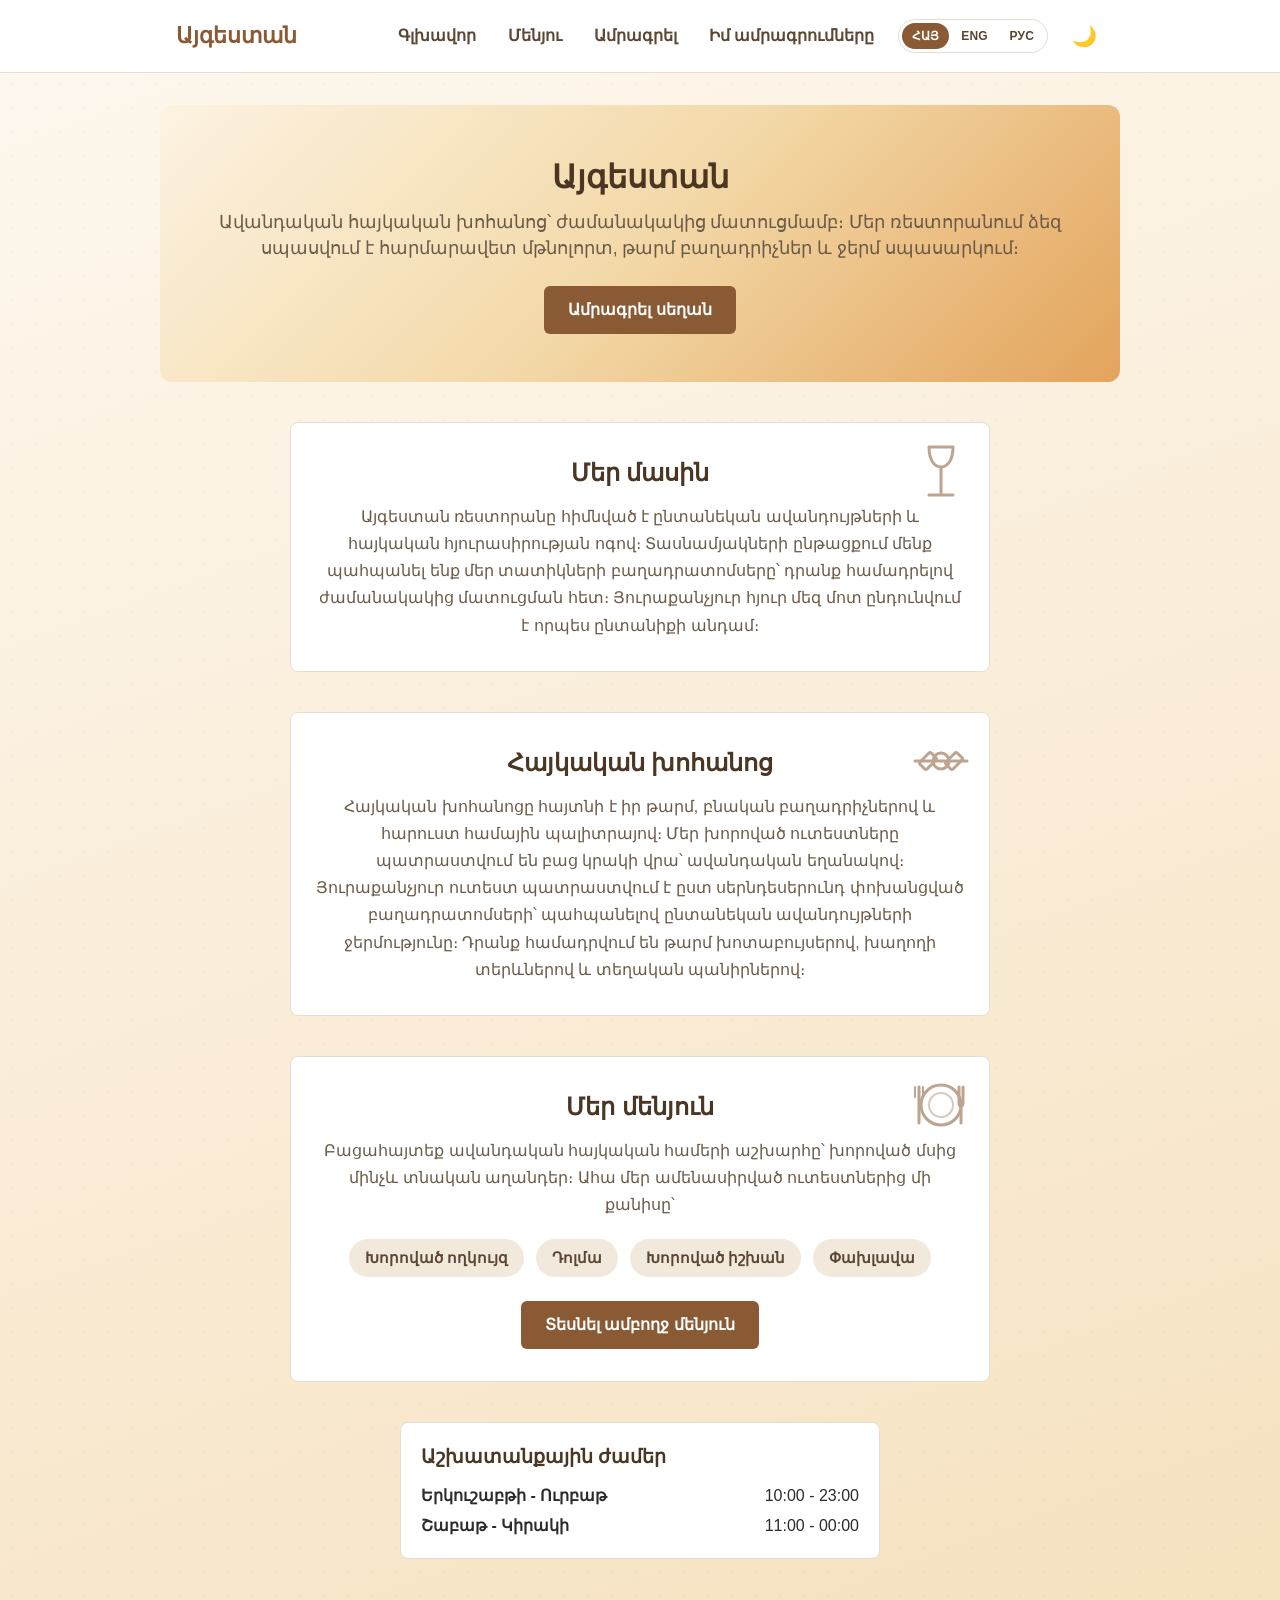
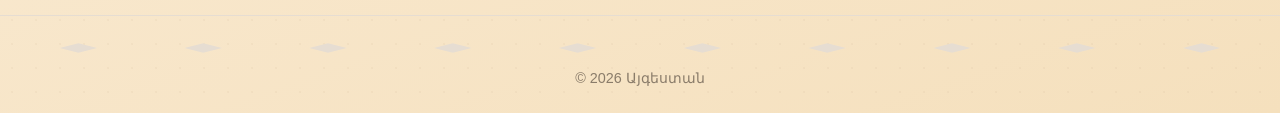
<file: index.html>
<!DOCTYPE html>
<html lang="hy">
<head>
  <meta charset="UTF-8">
  <meta name="viewport" content="width=device-width, initial-scale=1.0">
  <title data-i18n="home.pageTitle">Այգեստան | Ռեստորան</title>
  <meta name="description" content="Այգեստան ռեստորան՝ համեղ խոհանոց և հարմարավետ մթնոլորտ։ Ամրագրեք ձեր սեղանը հիմա։">
  <link rel="stylesheet" href="css/style.css">
</head>
<body>
  <script src="js/theme.js"></script>
  <script src="js/translations.js"></script>
  <script src="js/language.js"></script>
  <header class="site-header">
    <div class="container">
      <a href="index.html" class="logo">Այգեստան</a>
      <nav class="main-nav" data-i18n="nav.ariaLabel" data-i18n-attr="aria-label" aria-label="Հիմնական նավիգացիա">
        <ul>
          <li><a href="index.html" aria-current="page" data-i18n="nav.home">Գլխավոր</a></li>
          <li><a href="menu.html" data-i18n="nav.menu">Մենյու</a></li>
          <li><a href="booking.html" data-i18n="nav.booking">Ամրագրել</a></li>
          <li><a href="my-bookings.html" data-i18n="nav.myBookings">Իմ ամրագրումները</a></li>
          <li>
            <div class="lang-switch" role="group" data-i18n="lang.ariaLabel" data-i18n-attr="aria-label" aria-label="Ընտրել լեզուն">
              <button type="button" class="lang-btn" data-lang="hy">ՀԱՅ</button>
              <button type="button" class="lang-btn" data-lang="en">ENG</button>
              <button type="button" class="lang-btn" data-lang="ru">РУС</button>
            </div>
          </li>
          <li>
            <button id="theme-toggle" class="theme-toggle" type="button" data-i18n="theme.toggle" data-i18n-attr="aria-label" aria-label="Փոխարկել լուսավոր/մուգ ռեժիմը">
              <span class="theme-icon-light" aria-hidden="true">🌙</span>
              <span class="theme-icon-dark" aria-hidden="true">☀️</span>
            </button>
          </li>
        </ul>
      </nav>
    </div>
  </header>

  <main>
    <section class="hero container">
      <h1>Այգեստան</h1>
      <p data-i18n="home.heroText">
        Ավանդական հայկական խոհանոց՝ ժամանակակից մատուցմամբ։ Մեր ռեստորանում
        ձեզ սպասվում է հարմարավետ մթնոլորտ, թարմ բաղադրիչներ և ջերմ սպասարկում։
      </p>
      <a href="booking.html" class="btn" data-i18n="home.heroBtn">Ամրագրել սեղան</a>
    </section>

    <section class="about container">
      <svg class="deco-icon section-icon" viewBox="0 0 64 64" aria-hidden="true" focusable="false">
        <path d="M20 8 C20 22 26 28 32 28 C38 28 44 22 44 8 Z" fill="none" stroke="currentColor" stroke-width="3" stroke-linejoin="round"/>
        <line x1="32" y1="28" x2="32" y2="48" stroke="currentColor" stroke-width="3"/>
        <line x1="20" y1="56" x2="44" y2="56" stroke="currentColor" stroke-width="3" stroke-linecap="round"/>
        <line x1="32" y1="48" x2="32" y2="56" stroke="currentColor" stroke-width="3"/>
      </svg>
      <h2 data-i18n="home.aboutTitle">Մեր մասին</h2>
      <p data-i18n="home.aboutText">
        Այգեստան ռեստորանը հիմնված է ընտանեկան ավանդույթների և հայկական
        հյուրասիրության ոգով։ Տասնամյակների ընթացքում մենք պահպանել ենք մեր
        տատիկների բաղադրատոմսերը՝ դրանք համադրելով ժամանակակից մատուցման
        հետ։ Յուրաքանչյուր հյուր մեզ մոտ ընդունվում է որպես ընտանիքի անդամ։
      </p>
    </section>

    <section class="cuisine container">
      <svg class="deco-icon section-icon" viewBox="0 0 64 64" aria-hidden="true" focusable="false">
        <line x1="6" y1="32" x2="58" y2="32" stroke="currentColor" stroke-width="3" stroke-linecap="round"/>
        <rect x="14" y="24" width="10" height="16" rx="2" transform="rotate(45 19 32)" stroke="currentColor" stroke-width="3" fill="none"/>
        <circle cx="32" cy="32" r="8" stroke="currentColor" stroke-width="3" fill="none"/>
        <rect x="40" y="24" width="10" height="16" rx="2" transform="rotate(45 45 32)" stroke="currentColor" stroke-width="3" fill="none"/>
      </svg>
      <h2 data-i18n="home.cuisineTitle">Հայկական խոհանոց</h2>
      <p data-i18n="home.cuisineText">
        Հայկական խոհանոցը հայտնի է իր թարմ, բնական բաղադրիչներով և հարուստ
        համային պալիտրայով։ Մեր խորոված ուտեստները պատրաստվում են բաց կրակի
        վրա՝ ավանդական եղանակով։ Յուրաքանչյուր ուտեստ պատրաստվում է ըստ
        սերնդեսերունդ փոխանցված բաղադրատոմսերի՝ պահպանելով ընտանեկան
        ավանդույթների ջերմությունը։ Դրանք համադրվում են թարմ խոտաբույսերով,
        խաղողի տերևներով և տեղական պանիրներով։
      </p>
    </section>

    <section class="menu-teaser container">
      <svg class="deco-icon section-icon" viewBox="0 0 64 64" aria-hidden="true" focusable="false">
        <circle cx="32" cy="32" r="20" stroke="currentColor" stroke-width="3" fill="none"/>
        <circle cx="32" cy="32" r="12" stroke="currentColor" stroke-width="2" fill="none" opacity="0.6"/>
        <line x1="10" y1="14" x2="10" y2="50" stroke="currentColor" stroke-width="3" stroke-linecap="round"/>
        <line x1="6" y1="14" x2="6" y2="24" stroke="currentColor" stroke-width="2" stroke-linecap="round"/>
        <line x1="14" y1="14" x2="14" y2="24" stroke="currentColor" stroke-width="2" stroke-linecap="round"/>
        <path d="M54 14 L54 30 C54 34 50 34 50 30 L50 14" stroke="currentColor" stroke-width="3" fill="none" stroke-linecap="round" stroke-linejoin="round"/>
        <line x1="52" y1="30" x2="52" y2="50" stroke="currentColor" stroke-width="3" stroke-linecap="round"/>
      </svg>
      <h2 data-i18n="home.menuTeaserTitle">Մեր մենյուն</h2>
      <p data-i18n="home.menuTeaserText">
        Բացահայտեք ավանդական հայկական համերի աշխարհը՝ խորոված մսից մինչև
        տնական աղանդեր։ Ահա մեր ամենասիրված ուտեստներից մի քանիսը՝
      </p>
      <ul class="menu-highlight-list">
        <li data-i18n="home.dish1">Խորոված ողկույզ</li>
        <li data-i18n="home.dish2">Դոլմա</li>
        <li data-i18n="home.dish3">Խորոված իշխան</li>
        <li data-i18n="home.dish4">Փախլավա</li>
      </ul>
      <a href="menu.html" class="btn" data-i18n="home.menuTeaserBtn">Տեսնել ամբողջ մենյուն</a>
    </section>

    <section class="hours container">
      <h2 data-i18n="home.hoursTitle">Աշխատանքային ժամեր</h2>
      <dl id="working-hours">
        <!-- Ժամերը կլրացվեն js/services.js-ից -->
      </dl>
    </section>
  </main>

  <footer class="site-footer">
    <svg class="footer-divider" viewBox="0 0 400 20" preserveAspectRatio="none" aria-hidden="true" focusable="false">
      <defs>
        <pattern id="footer-pattern-index" width="40" height="20" patternUnits="userSpaceOnUse">
          <path d="M20 4 L26 10 L20 16 L14 10 Z" fill="currentColor"/>
        </pattern>
      </defs>
      <rect width="400" height="20" fill="url(#footer-pattern-index)"/>
    </svg>
    <p data-i18n="footer.copyright">&copy; 2026 Այգեստան</p>
  </footer>

  <script src="js/services.js"></script>
  <script>
    const hoursList = document.getElementById("working-hours");

    function renderWorkingHours() {
      hoursList.innerHTML = "";
      const labels = [t("home.hoursWeekdays"), t("home.hoursWeekend")];
      restaurantInfo.workingHours.forEach(({ hours }, index) => {
        const row = document.createElement("div");
        row.className = "hours-row";
        row.innerHTML = `<dt>${labels[index]}</dt><dd>${hours}</dd>`;
        hoursList.appendChild(row);
      });
    }

    renderWorkingHours();
    document.addEventListener("languagechange", renderWorkingHours);
  </script>
</body>
</html>
</file>
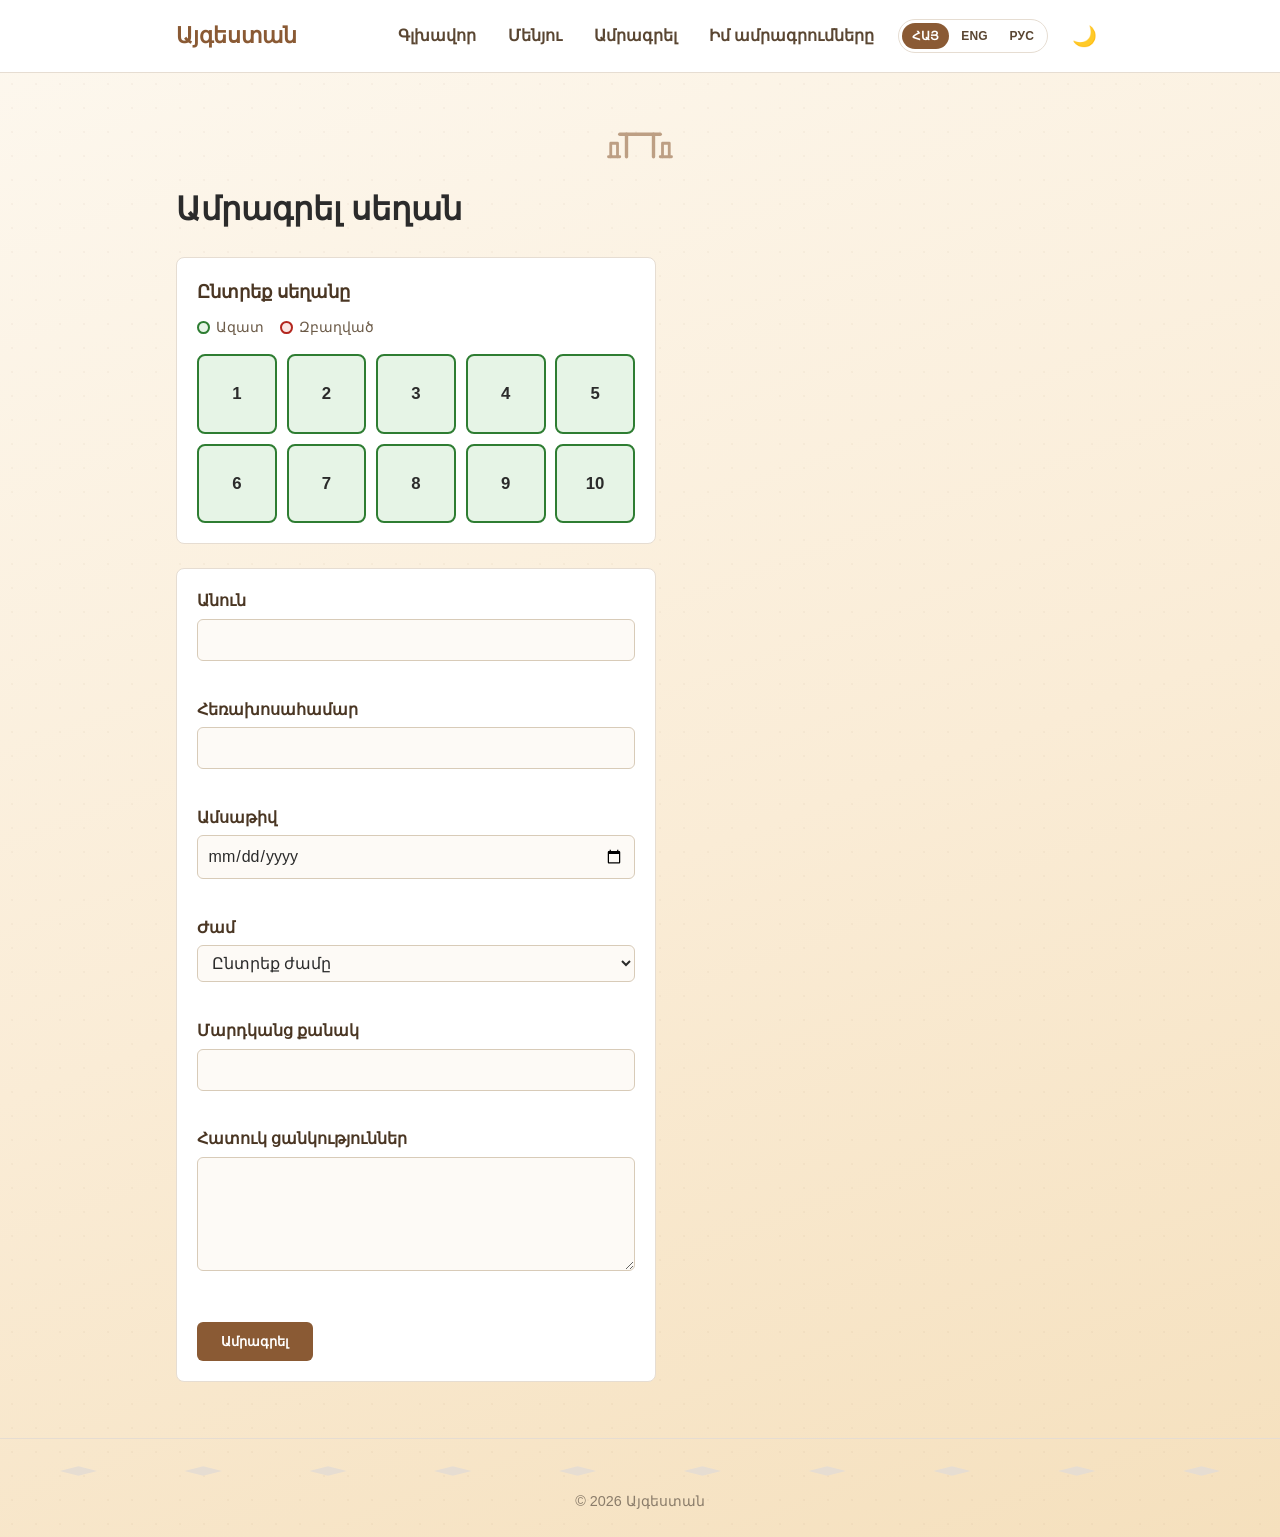
<file: booking.html>
<!DOCTYPE html>
<html lang="hy">
<head>
  <meta charset="UTF-8">
  <meta name="viewport" content="width=device-width, initial-scale=1.0">
  <title data-i18n="booking.pageTitle">Ամրագրել սեղան</title>
  <link rel="stylesheet" href="css/style.css">
</head>
<body>
  <script src="js/theme.js"></script>
  <script src="js/translations.js"></script>
  <script src="js/language.js"></script>
  <header class="site-header">
    <div class="container">
      <a href="index.html" class="logo">Այգեստան</a>
      <nav class="main-nav" data-i18n="nav.ariaLabel" data-i18n-attr="aria-label" aria-label="Հիմնական նավիգացիա">
        <ul>
          <li><a href="index.html" data-i18n="nav.home">Գլխավոր</a></li>
          <li><a href="menu.html" data-i18n="nav.menu">Մենյու</a></li>
          <li><a href="booking.html" aria-current="page" data-i18n="nav.booking">Ամրագրել</a></li>
          <li><a href="my-bookings.html" data-i18n="nav.myBookings">Իմ ամրագրումները</a></li>
          <li>
            <div class="lang-switch" role="group" data-i18n="lang.ariaLabel" data-i18n-attr="aria-label" aria-label="Ընտրել լեզուն">
              <button type="button" class="lang-btn" data-lang="hy">ՀԱՅ</button>
              <button type="button" class="lang-btn" data-lang="en">ENG</button>
              <button type="button" class="lang-btn" data-lang="ru">РУС</button>
            </div>
          </li>
          <li>
            <button id="theme-toggle" class="theme-toggle" type="button" data-i18n="theme.toggle" data-i18n-attr="aria-label" aria-label="Փոխարկել լուսավոր/մուգ ռեժիմը">
              <span class="theme-icon-light" aria-hidden="true">🌙</span>
              <span class="theme-icon-dark" aria-hidden="true">☀️</span>
            </button>
          </li>
        </ul>
      </nav>
    </div>
  </header>

  <main class="container">
    <svg class="deco-icon page-icon" viewBox="0 0 64 64" aria-hidden="true" focusable="false">
      <line x1="14" y1="26" x2="50" y2="26" stroke="currentColor" stroke-width="3" stroke-linecap="round"/>
      <line x1="20" y1="26" x2="20" y2="46" stroke="currentColor" stroke-width="3" stroke-linecap="round"/>
      <line x1="44" y1="26" x2="44" y2="46" stroke="currentColor" stroke-width="3" stroke-linecap="round"/>
      <path d="M6 46 L6 34 L12 34 L12 46" fill="none" stroke="currentColor" stroke-width="2.5" stroke-linecap="round" stroke-linejoin="round"/>
      <path d="M58 46 L58 34 L52 34 L52 46" fill="none" stroke="currentColor" stroke-width="2.5" stroke-linecap="round" stroke-linejoin="round"/>
      <line x1="4" y1="46" x2="14" y2="46" stroke="currentColor" stroke-width="2.5" stroke-linecap="round"/>
      <line x1="50" y1="46" x2="60" y2="46" stroke="currentColor" stroke-width="2.5" stroke-linecap="round"/>
    </svg>
    <h1 data-i18n="booking.heading">Ամրագրել սեղան</h1>

    <section class="table-selection">
      <h2 data-i18n="booking.tableSelectionTitle">Ընտրեք սեղանը</h2>
      <div class="table-legend">
        <span class="legend-item"><span class="legend-dot legend-free"></span><span data-i18n="booking.legendFree">Ազատ</span></span>
        <span class="legend-item"><span class="legend-dot legend-taken"></span><span data-i18n="booking.legendTaken">Զբաղված</span></span>
      </div>
      <div id="table-grid" class="table-grid" role="group" data-i18n="booking.tableGridAriaLabel" data-i18n-attr="aria-label" aria-label="Սեղանների հատակագիծ"></div>
      <span class="field-error" id="table-error"></span>
    </section>

    <form id="booking-form" class="booking-form" novalidate>
      <input type="hidden" id="table" name="table" required>

      <div class="form-field">
        <label for="name" data-i18n="booking.labelName">Անուն</label>
        <input type="text" id="name" name="name" required>
        <span class="field-error" id="name-error"></span>
      </div>

      <div class="form-field">
        <label for="phone" data-i18n="booking.labelPhone">Հեռախոսահամար</label>
        <input type="tel" id="phone" name="phone" required>
        <span class="field-error" id="phone-error"></span>
      </div>

      <div class="form-field">
        <label for="date" data-i18n="booking.labelDate">Ամսաթիվ</label>
        <input type="date" id="date" name="date" required>
        <span class="field-error" id="date-error"></span>
      </div>

      <div class="form-field">
        <label for="time" data-i18n="booking.labelTime">Ժամ</label>
        <select id="time" name="time" required>
          <option value="" disabled selected data-i18n="booking.selectTimePlaceholder">Ընտրեք ժամը</option>
        </select>
        <span class="field-error" id="time-error"></span>
      </div>

      <div class="form-field">
        <label for="guests" data-i18n="booking.labelGuests">Մարդկանց քանակ</label>
        <input type="number" id="guests" name="guests" min="1" max="10" required>
        <span class="field-error" id="guests-error"></span>
      </div>

      <div class="form-field">
        <label for="notes" data-i18n="booking.labelNotes">Հատուկ ցանկություններ</label>
        <textarea id="notes" name="notes" rows="4"></textarea>
      </div>

      <p id="form-message" class="form-message" role="status" aria-live="polite"></p>

      <button type="submit" class="btn" data-i18n="booking.submit">Ամրագրել</button>
    </form>
  </main>

  <footer class="site-footer">
    <svg class="footer-divider" viewBox="0 0 400 20" preserveAspectRatio="none" aria-hidden="true" focusable="false">
      <defs>
        <pattern id="footer-pattern-booking" width="40" height="20" patternUnits="userSpaceOnUse">
          <path d="M20 4 L26 10 L20 16 L14 10 Z" fill="currentColor"/>
        </pattern>
      </defs>
      <rect width="400" height="20" fill="url(#footer-pattern-booking)"/>
    </svg>
    <p data-i18n="footer.copyright">&copy; 2026 Այգեստան</p>
  </footer>

  <script src="js/services.js"></script>
  <script src="js/booking.js"></script>
</body>
</html>
</file>
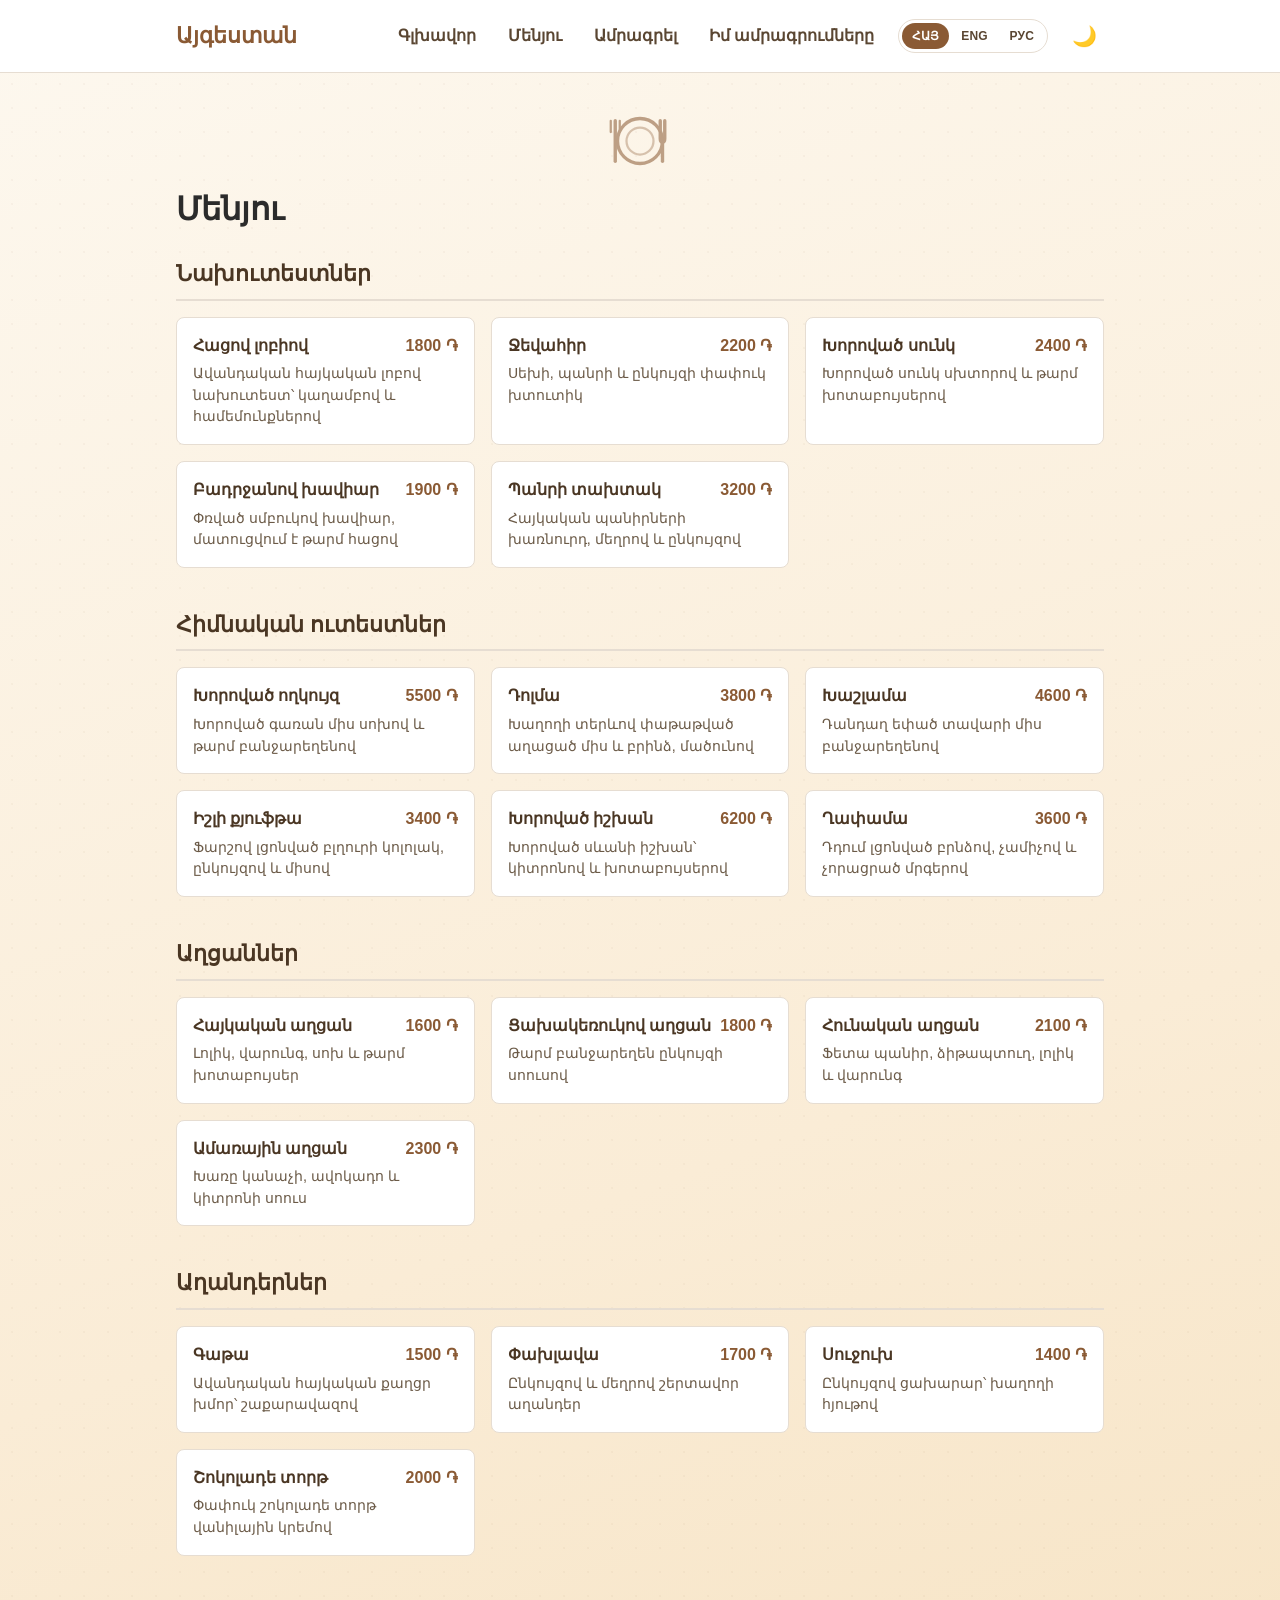
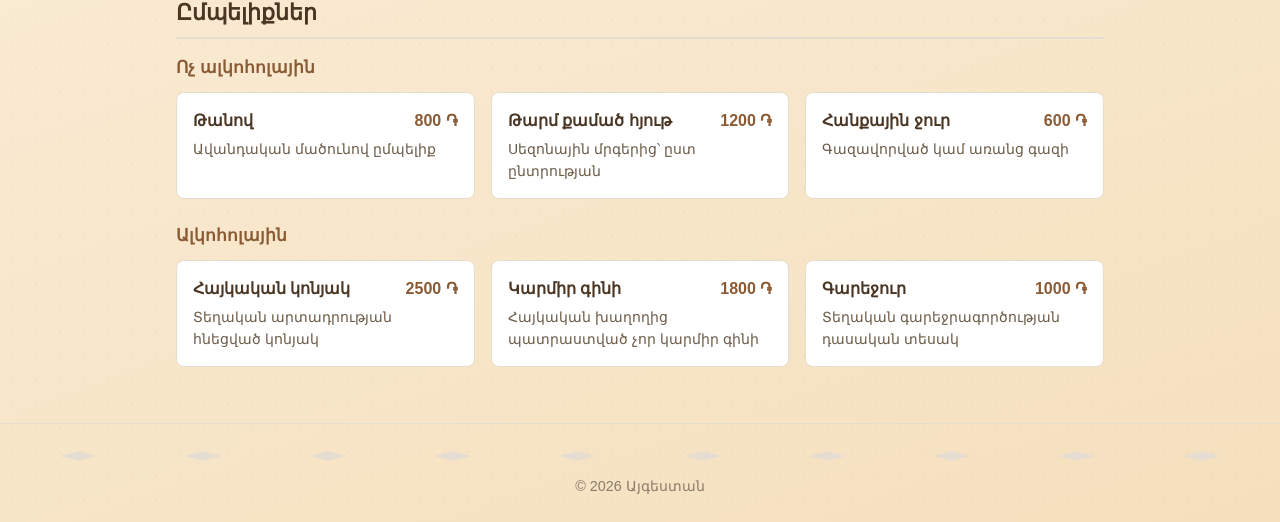
<file: menu.html>
<!DOCTYPE html>
<html lang="hy">
<head>
  <meta charset="UTF-8">
  <meta name="viewport" content="width=device-width, initial-scale=1.0">
  <title data-i18n="menu.pageTitle">Մենյու | Այգեստան</title>
  <link rel="stylesheet" href="css/style.css">
</head>
<body>
  <script src="js/theme.js"></script>
  <script src="js/translations.js"></script>
  <script src="js/language.js"></script>
  <header class="site-header">
    <div class="container">
      <a href="index.html" class="logo">Այգեստան</a>
      <nav class="main-nav" data-i18n="nav.ariaLabel" data-i18n-attr="aria-label" aria-label="Հիմնական նավիգացիա">
        <ul>
          <li><a href="index.html" data-i18n="nav.home">Գլխավոր</a></li>
          <li><a href="menu.html" aria-current="page" data-i18n="nav.menu">Մենյու</a></li>
          <li><a href="booking.html" data-i18n="nav.booking">Ամրագրել</a></li>
          <li><a href="my-bookings.html" data-i18n="nav.myBookings">Իմ ամրագրումները</a></li>
          <li>
            <div class="lang-switch" role="group" data-i18n="lang.ariaLabel" data-i18n-attr="aria-label" aria-label="Ընտրել լեզուն">
              <button type="button" class="lang-btn" data-lang="hy">ՀԱՅ</button>
              <button type="button" class="lang-btn" data-lang="en">ENG</button>
              <button type="button" class="lang-btn" data-lang="ru">РУС</button>
            </div>
          </li>
          <li>
            <button id="theme-toggle" class="theme-toggle" type="button" data-i18n="theme.toggle" data-i18n-attr="aria-label" aria-label="Փոխարկել լուսավոր/մուգ ռեժիմը">
              <span class="theme-icon-light" aria-hidden="true">🌙</span>
              <span class="theme-icon-dark" aria-hidden="true">☀️</span>
            </button>
          </li>
        </ul>
      </nav>
    </div>
  </header>

  <main class="container">
    <svg class="deco-icon page-icon" viewBox="0 0 64 64" aria-hidden="true" focusable="false">
      <circle cx="32" cy="32" r="20" stroke="currentColor" stroke-width="3" fill="none"/>
      <circle cx="32" cy="32" r="12" stroke="currentColor" stroke-width="2" fill="none" opacity="0.6"/>
      <line x1="10" y1="14" x2="10" y2="50" stroke="currentColor" stroke-width="3" stroke-linecap="round"/>
      <line x1="6" y1="14" x2="6" y2="24" stroke="currentColor" stroke-width="2" stroke-linecap="round"/>
      <line x1="14" y1="14" x2="14" y2="24" stroke="currentColor" stroke-width="2" stroke-linecap="round"/>
      <path d="M54 14 L54 30 C54 34 50 34 50 30 L50 14" stroke="currentColor" stroke-width="3" fill="none" stroke-linecap="round" stroke-linejoin="round"/>
      <line x1="52" y1="30" x2="52" y2="50" stroke="currentColor" stroke-width="3" stroke-linecap="round"/>
    </svg>
    <h1 data-i18n="menu.heading">Մենյու</h1>
    <div id="menu-list" class="menu-list"></div>
  </main>

  <footer class="site-footer">
    <svg class="footer-divider" viewBox="0 0 400 20" preserveAspectRatio="none" aria-hidden="true" focusable="false">
      <defs>
        <pattern id="footer-pattern-menu" width="40" height="20" patternUnits="userSpaceOnUse">
          <path d="M20 4 L26 10 L20 16 L14 10 Z" fill="currentColor"/>
        </pattern>
      </defs>
      <rect width="400" height="20" fill="url(#footer-pattern-menu)"/>
    </svg>
    <p data-i18n="footer.copyright">&copy; 2026 Այգեստան</p>
  </footer>

  <script src="js/menu.js"></script>
  <script>
    function renderMenuItem(item) {
      const lang = getLanguage();
      const li = document.createElement("li");
      li.className = "menu-item";
      li.innerHTML = `
        <div class="menu-item-body">
          <div class="menu-item-header">
            <span class="menu-item-name">${item.name[lang]}</span>
            <span class="menu-item-price">${item.price}</span>
          </div>
          <p class="menu-item-description">${item.description[lang]}</p>
        </div>
      `;
      return li;
    }

    function renderItemsList(items) {
      const ul = document.createElement("ul");
      ul.className = "menu-items";
      items.forEach((item) => {
        ul.appendChild(renderMenuItem(item));
      });
      return ul;
    }

    const menuList = document.getElementById("menu-list");

    function renderMenu() {
      menuList.innerHTML = "";

      menuData.forEach((category) => {
        const section = document.createElement("section");
        section.className = "menu-category";

        const title = document.createElement("h2");
        title.className = "menu-category-title";
        title.textContent = t(`menu.categories.${category.key}`);
        section.appendChild(title);

        if (category.items) {
          section.appendChild(renderItemsList(category.items));
        }

        if (category.subcategories) {
          category.subcategories.forEach((sub) => {
            const subWrapper = document.createElement("div");
            subWrapper.className = "menu-subcategory";

            const subTitle = document.createElement("h3");
            subTitle.className = "menu-subcategory-title";
            subTitle.textContent = t(`menu.subcategories.${sub.key}`);
            subWrapper.appendChild(subTitle);
            subWrapper.appendChild(renderItemsList(sub.items));

            section.appendChild(subWrapper);
          });
        }

        menuList.appendChild(section);
      });
    }

    renderMenu();
    document.addEventListener("languagechange", renderMenu);
  </script>
</body>
</html>
</file>
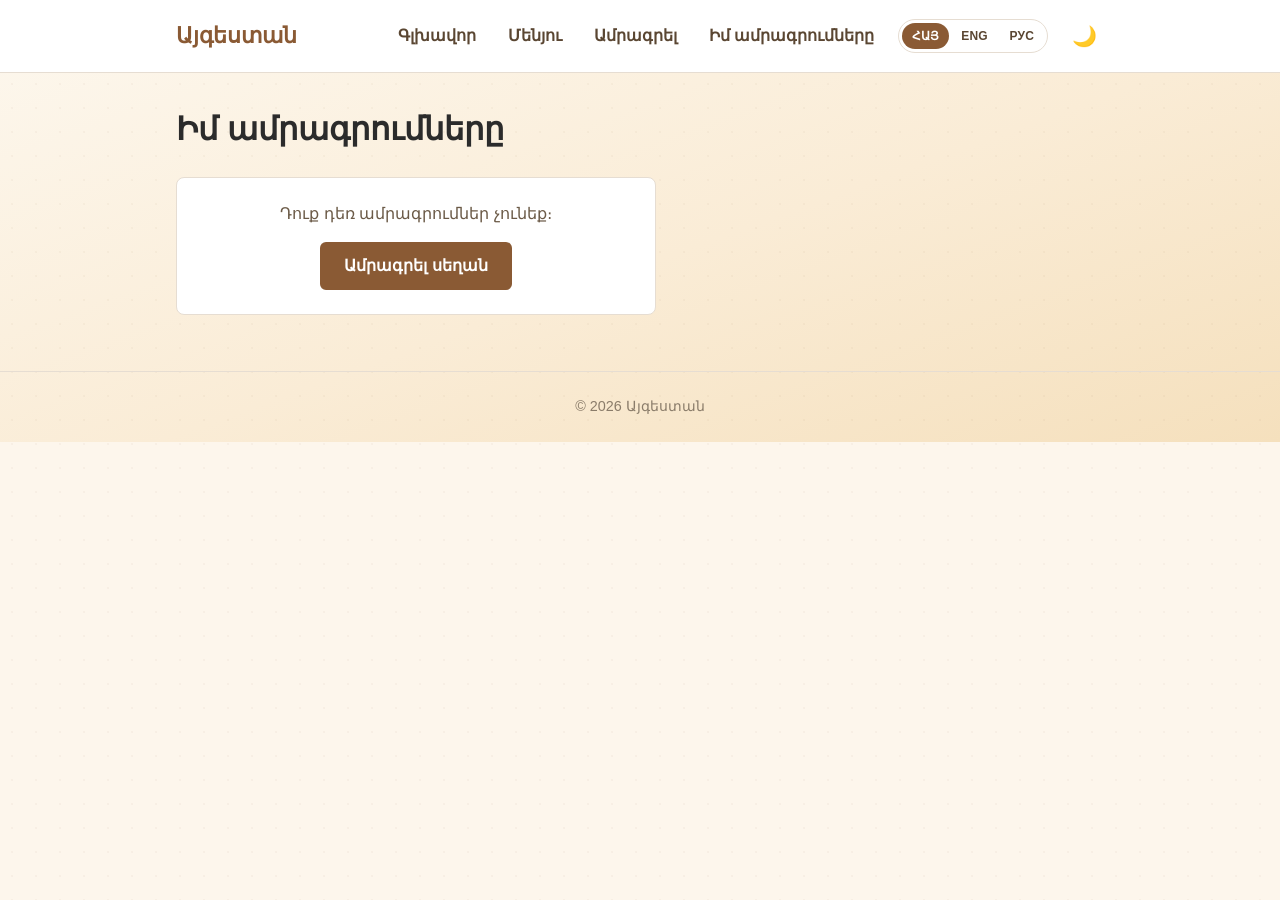
<file: my-bookings.html>
<!DOCTYPE html>
<html lang="hy">
<head>
  <meta charset="UTF-8">
  <meta name="viewport" content="width=device-width, initial-scale=1.0">
  <title data-i18n="myBookings.pageTitle">Իմ ամրագրումները</title>
  <link rel="stylesheet" href="css/style.css">
</head>
<body>
  <script src="js/theme.js"></script>
  <script src="js/translations.js"></script>
  <script src="js/language.js"></script>
  <header class="site-header">
    <div class="container">
      <a href="index.html" class="logo">Այգեստան</a>
      <nav class="main-nav" data-i18n="nav.ariaLabel" data-i18n-attr="aria-label" aria-label="Հիմնական նավիգացիա">
        <ul>
          <li><a href="index.html" data-i18n="nav.home">Գլխավոր</a></li>
          <li><a href="menu.html" data-i18n="nav.menu">Մենյու</a></li>
          <li><a href="booking.html" data-i18n="nav.booking">Ամրագրել</a></li>
          <li><a href="my-bookings.html" aria-current="page" data-i18n="nav.myBookings">Իմ ամրագրումները</a></li>
          <li>
            <div class="lang-switch" role="group" data-i18n="lang.ariaLabel" data-i18n-attr="aria-label" aria-label="Ընտրել լեզուն">
              <button type="button" class="lang-btn" data-lang="hy">ՀԱՅ</button>
              <button type="button" class="lang-btn" data-lang="en">ENG</button>
              <button type="button" class="lang-btn" data-lang="ru">РУС</button>
            </div>
          </li>
          <li>
            <button id="theme-toggle" class="theme-toggle" type="button" data-i18n="theme.toggle" data-i18n-attr="aria-label" aria-label="Փոխարկել լուսավոր/մուգ ռեժիմը">
              <span class="theme-icon-light" aria-hidden="true">🌙</span>
              <span class="theme-icon-dark" aria-hidden="true">☀️</span>
            </button>
          </li>
        </ul>
      </nav>
    </div>
  </header>

  <main class="container">
    <h1 data-i18n="myBookings.heading">Իմ ամրագրումները</h1>
    <div id="bookings-list" class="bookings-list"></div>
  </main>

  <footer class="site-footer">
    <p data-i18n="footer.copyright">&copy; 2026 Այգեստան</p>
  </footer>

  <script src="js/services.js"></script>
  <script src="js/my-bookings.js"></script>
</body>
</html>
</file>
<file: css/style.css>
/* Reset */
*,
*::before,
*::after {
  box-sizing: border-box;
  margin: 0;
  padding: 0;
}

html {
  -webkit-text-size-adjust: 100%;
}

/* Theme variables */
:root {
  --color-text: #2b2b2b;
  --color-text-secondary: #6b5a47;
  --color-heading: #4a3623;
  --color-brand-text: #8a5a34;
  --color-btn-bg: #8a5a34;
  --color-btn-bg-hover: #6f4728;
  --color-nav-text: #5a4632;
  --color-nav-hover-bg: #f2e9dd;
  --color-card-bg: #ffffff;
  --color-header-bg: #ffffff;
  --color-border: #e6ddd2;
  --color-input-bg: #fdfaf6;
  --color-input-border: #d8cbb8;
  --color-focus: #8a5a34;
  --color-error: #b3261e;
  --color-success: #2e7d32;
  --color-footer-text: #8a7c6a;
  --color-body-bg: #fdf6ec;
  --color-body-gradient-1: #fdf8ef;
  --color-body-gradient-2: #faecd6;
  --color-body-gradient-3: #f5e0bd;
  --color-body-pattern: rgba(138, 90, 52, 0.045);
  --color-hero-gradient-1: #fdf3e2;
  --color-hero-gradient-2: #f3d9a8;
  --color-hero-gradient-3: #e3a35c;
  --color-table-free-bg: #e6f4e6;
  --color-table-free-border: #2e7d32;
  --color-table-taken-bg: #fbe6e3;
  --color-table-taken-border: #b3261e;
}

.dark-mode {
  --color-text: #ede3d3;
  --color-text-secondary: #c9b696;
  --color-heading: #f0d9ae;
  --color-brand-text: #e3ac5c;
  --color-btn-bg: #9c6530;
  --color-btn-bg-hover: #7d5228;
  --color-nav-text: #ecd9b8;
  --color-nav-hover-bg: #3a2f22;
  --color-card-bg: #2a2119;
  --color-header-bg: #241c14;
  --color-border: #4a3d2c;
  --color-input-bg: #201811;
  --color-input-border: #5a4a35;
  --color-focus: #e3ac5c;
  --color-error: #f28b7d;
  --color-success: #81c784;
  --color-footer-text: #a89a85;
  --color-body-bg: #1c1610;
  --color-body-gradient-1: #1c1610;
  --color-body-gradient-2: #241c14;
  --color-body-gradient-3: #2c2117;
  --color-body-pattern: rgba(240, 217, 174, 0.05);
  --color-hero-gradient-1: #2a1f14;
  --color-hero-gradient-2: #4a3520;
  --color-hero-gradient-3: #7a5530;
  --color-table-free-bg: #1f3320;
  --color-table-free-border: #81c784;
  --color-table-taken-bg: #3a201d;
  --color-table-taken-border: #f28b7d;
}

body {
  font-family: -apple-system, BlinkMacSystemFont, "Segoe UI", Roboto, Arial, sans-serif;
  line-height: 1.5;
  color: var(--color-text);
  background-color: var(--color-body-bg);
  background-image:
    radial-gradient(var(--color-body-pattern) 1.5px, transparent 1.5px),
    linear-gradient(160deg, var(--color-body-gradient-1) 0%, var(--color-body-gradient-2) 55%, var(--color-body-gradient-3) 100%);
  background-size: 24px 24px, 100% 100%;
  background-repeat: repeat, no-repeat;
  transition: background-color 0.2s ease, color 0.2s ease;
}

img {
  max-width: 100%;
  display: block;
}

a {
  color: inherit;
  text-decoration: none;
}

ul {
  list-style: none;
}

/* Layout helpers */
.container {
  width: 100%;
  max-width: 960px;
  margin-inline: auto;
  padding-inline: 1rem;
}

/* Header */
.site-header {
  background-color: var(--color-header-bg);
  border-bottom: 1px solid var(--color-border);
  padding: 1rem;
  transition: background-color 0.2s ease, border-color 0.2s ease;
}

.site-header .container {
  display: flex;
  flex-direction: column;
  gap: 0.75rem;
  align-items: center;
}

.site-header .logo {
  font-size: 1.4rem;
  font-weight: 700;
  color: var(--color-brand-text);
}

.main-nav ul {
  display: flex;
  flex-wrap: wrap;
  align-items: center;
  justify-content: center;
  gap: 1rem;
}

.main-nav a {
  font-weight: 600;
  color: var(--color-nav-text);
  padding: 0.35rem 0.5rem;
  border-radius: 4px;
}

.main-nav a:hover,
.main-nav a:focus {
  background-color: var(--color-nav-hover-bg);
}

.lang-switch {
  display: inline-flex;
  align-items: center;
  gap: 0.15rem;
  border: 1px solid var(--color-border);
  border-radius: 999px;
  padding: 0.2rem;
}

.lang-btn {
  border: none;
  background-color: transparent;
  color: var(--color-nav-text);
  font-weight: 700;
  font-size: 0.75rem;
  letter-spacing: 0.02em;
  padding: 0.35rem 0.6rem;
  border-radius: 999px;
  cursor: pointer;
  transition: background-color 0.2s ease, color 0.2s ease;
}

.lang-btn:hover,
.lang-btn:focus {
  background-color: var(--color-nav-hover-bg);
}

.lang-btn.active {
  background-color: var(--color-btn-bg);
  color: #ffffff;
}

.theme-toggle {
  display: inline-flex;
  align-items: center;
  justify-content: center;
  width: 2.5rem;
  height: 2.5rem;
  padding: 0;
  border: none;
  border-radius: 50%;
  background-color: transparent;
  font-size: 1.25rem;
  line-height: 1;
  cursor: pointer;
  transition: background-color 0.2s ease;
}

.theme-toggle:hover,
.theme-toggle:focus {
  background-color: var(--color-nav-hover-bg);
}

.theme-icon-dark {
  display: none;
}

.dark-mode .theme-icon-light {
  display: none;
}

.dark-mode .theme-icon-dark {
  display: inline;
}

@media (min-width: 600px) {
  .site-header .container {
    flex-direction: row;
    justify-content: space-between;
  }
}

/* Main content */
main {
  padding: 2rem 0;
}

.hero {
  padding: 3rem 1.5rem;
  text-align: center;
  background: linear-gradient(135deg, var(--color-hero-gradient-1) 0%, var(--color-hero-gradient-2) 50%, var(--color-hero-gradient-3) 100%);
  border-radius: 12px;
}

.hero h1 {
  font-size: 2rem;
  margin-bottom: 0.5rem;
  color: var(--color-heading);
}

.hero p {
  font-size: 1.1rem;
  color: var(--color-text-secondary);
  margin-bottom: 1.5rem;
}

/* Decorative SVG illustrations */
.deco-icon {
  color: var(--color-brand-text);
  opacity: 0.55;
}

.section-icon {
  position: absolute;
  top: 1rem;
  right: 1rem;
  width: 64px;
  height: 64px;
  pointer-events: none;
}

.page-icon {
  display: block;
  width: 72px;
  height: 72px;
  margin: 0 auto 0.5rem;
}

.footer-divider {
  display: block;
  width: 100%;
  height: 16px;
  color: var(--color-border);
  margin-bottom: 0.75rem;
}

/* About / Cuisine / Menu teaser sections */
.about,
.cuisine,
.menu-teaser {
  position: relative;
  max-width: 700px;
  margin: 2.5rem auto;
  padding: 2rem 1.5rem;
  text-align: center;
  background-color: var(--color-card-bg);
  border: 1px solid var(--color-border);
  border-radius: 8px;
  transition: background-color 0.2s ease, border-color 0.2s ease;
}

.about h2,
.cuisine h2,
.menu-teaser h2 {
  font-size: 1.5rem;
  color: var(--color-heading);
  margin-bottom: 0.75rem;
}

.about p,
.cuisine p,
.menu-teaser p {
  color: var(--color-text-secondary);
  line-height: 1.7;
}

.menu-teaser p {
  margin-bottom: 1.25rem;
}

.menu-highlight-list {
  display: flex;
  flex-wrap: wrap;
  justify-content: center;
  gap: 0.75rem;
  margin-bottom: 1.5rem;
}

.menu-highlight-list li {
  background-color: var(--color-nav-hover-bg);
  color: var(--color-nav-text);
  font-weight: 600;
  padding: 0.5rem 1rem;
  border-radius: 999px;
  font-size: 0.95rem;
}

.hours {
  background-color: var(--color-card-bg);
  border: 1px solid var(--color-border);
  border-radius: 8px;
  padding: 1.25rem;
  margin: 1.5rem auto;
  max-width: 480px;
  transition: background-color 0.2s ease, border-color 0.2s ease;
}

.hours h2 {
  margin-bottom: 0.75rem;
  font-size: 1.2rem;
  color: var(--color-heading);
}

.hours dl {
  display: flex;
  flex-direction: column;
  gap: 0.35rem;
}

.hours .hours-row {
  display: flex;
  justify-content: space-between;
  gap: 1rem;
}

.hours dt {
  font-weight: 600;
}

/* Button */
.btn {
  display: inline-block;
  background-color: var(--color-btn-bg);
  color: #ffffff;
  font-weight: 600;
  padding: 0.75rem 1.5rem;
  border-radius: 6px;
  border: none;
  cursor: pointer;
  transition: background-color 0.2s ease;
}

.btn:hover,
.btn:focus {
  background-color: var(--color-btn-bg-hover);
}

/* Table selection */
.table-selection {
  max-width: 480px;
  margin: 1.5rem 0;
  background-color: var(--color-card-bg);
  border: 1px solid var(--color-border);
  border-radius: 8px;
  padding: 1.25rem;
  transition: background-color 0.2s ease, border-color 0.2s ease;
}

.table-selection h2 {
  font-size: 1.15rem;
  color: var(--color-heading);
  margin-bottom: 0.75rem;
}

.table-legend {
  display: flex;
  flex-wrap: wrap;
  gap: 1rem;
  margin-bottom: 1rem;
  font-size: 0.85rem;
  color: var(--color-text-secondary);
}

.legend-item {
  display: inline-flex;
  align-items: center;
  gap: 0.4rem;
}

.legend-dot {
  width: 0.8rem;
  height: 0.8rem;
  border-radius: 50%;
  display: inline-block;
  border: 2px solid transparent;
}

.legend-dot.legend-free {
  background-color: var(--color-table-free-bg);
  border-color: var(--color-table-free-border);
}

.legend-dot.legend-taken {
  background-color: var(--color-table-taken-bg);
  border-color: var(--color-table-taken-border);
}

.table-grid {
  display: grid;
  grid-template-columns: repeat(5, 1fr);
  gap: 0.6rem;
}

.table-cell {
  aspect-ratio: 1;
  display: flex;
  align-items: center;
  justify-content: center;
  border-radius: 8px;
  font-weight: 700;
  font-size: 1.05rem;
  user-select: none;
  transition: background-color 0.2s ease, border-color 0.2s ease, transform 0.1s ease;
}

.table-cell.free {
  background-color: var(--color-table-free-bg);
  border: 2px solid var(--color-table-free-border);
  color: var(--color-text);
  cursor: pointer;
}

.table-cell.free:hover,
.table-cell.free:focus {
  transform: translateY(-2px);
  outline: none;
}

.table-cell.taken {
  background-color: var(--color-table-taken-bg);
  border: 2px solid var(--color-table-taken-border);
  color: var(--color-text-secondary);
  cursor: not-allowed;
  opacity: 0.75;
}

.table-cell.selected {
  outline: 3px solid var(--color-focus);
  outline-offset: 2px;
}

/* Booking form */
.booking-form {
  display: flex;
  flex-direction: column;
  gap: 1rem;
  max-width: 480px;
  margin: 1.5rem 0;
  background-color: var(--color-card-bg);
  border: 1px solid var(--color-border);
  border-radius: 8px;
  padding: 1.25rem;
  transition: background-color 0.2s ease, border-color 0.2s ease;
}

.form-field {
  display: flex;
  flex-direction: column;
  gap: 0.35rem;
}

.form-field label {
  font-weight: 600;
  color: var(--color-heading);
}

.form-field input,
.form-field select,
.form-field textarea {
  font: inherit;
  padding: 0.5rem 0.6rem;
  border: 1px solid var(--color-input-border);
  border-radius: 6px;
  background-color: var(--color-input-bg);
  color: var(--color-text);
  transition: background-color 0.2s ease, border-color 0.2s ease, color 0.2s ease;
}

.form-field input:focus,
.form-field select:focus,
.form-field textarea:focus {
  outline: 2px solid var(--color-focus);
  outline-offset: 1px;
}

.form-field textarea {
  resize: vertical;
}

.field-error {
  color: var(--color-error);
  font-size: 0.85rem;
  min-height: 1.1em;
}

.booking-form .btn {
  align-self: flex-start;
}

.form-message {
  font-weight: 600;
  min-height: 1.2em;
}

.form-message.success {
  color: var(--color-success);
}

.form-message.error {
  color: var(--color-error);
}

/* Bookings list */
.bookings-list {
  display: flex;
  flex-direction: column;
  gap: 1rem;
  margin: 1.5rem 0;
  max-width: 480px;
}

.empty-state {
  background-color: var(--color-card-bg);
  border: 1px solid var(--color-border);
  border-radius: 8px;
  padding: 1.5rem;
  text-align: center;
  transition: background-color 0.2s ease, border-color 0.2s ease;
}

.empty-state p {
  color: var(--color-text-secondary);
  margin-bottom: 1rem;
}

.booking-card {
  background-color: var(--color-card-bg);
  border: 1px solid var(--color-border);
  border-radius: 8px;
  padding: 1.25rem;
  display: flex;
  flex-direction: column;
  gap: 0.75rem;
  transition: background-color 0.2s ease, border-color 0.2s ease;
}

.booking-card-header {
  display: flex;
  justify-content: space-between;
  align-items: baseline;
  font-weight: 700;
  color: var(--color-heading);
  font-size: 1.1rem;
  border-bottom: 1px solid var(--color-border);
  padding-bottom: 0.5rem;
}

.booking-details {
  display: flex;
  flex-direction: column;
  gap: 0.35rem;
}

.booking-detail-row {
  display: flex;
  justify-content: space-between;
  gap: 1rem;
}

.booking-detail-row dt {
  font-weight: 600;
  color: var(--color-text-secondary);
}

.booking-detail-row dd {
  text-align: right;
}

.btn-cancel {
  align-self: flex-start;
  background-color: transparent;
  color: var(--color-error);
  border: 1px solid var(--color-error);
}

.btn-cancel:hover,
.btn-cancel:focus {
  background-color: var(--color-error);
  color: #ffffff;
}

/* Menu */
.menu-list {
  margin: 1.5rem 0;
}

.menu-category {
  margin-bottom: 2.5rem;
}

.menu-category:last-child {
  margin-bottom: 0;
}

.menu-category-title {
  font-size: 1.4rem;
  color: var(--color-heading);
  margin-bottom: 1rem;
  padding-bottom: 0.5rem;
  border-bottom: 2px solid var(--color-border);
}

.menu-subcategory {
  margin-bottom: 1.5rem;
}

.menu-subcategory:last-child {
  margin-bottom: 0;
}

.menu-subcategory-title {
  font-size: 1.05rem;
  font-weight: 600;
  color: var(--color-brand-text);
  margin-bottom: 0.75rem;
}

.menu-items {
  display: grid;
  grid-template-columns: repeat(auto-fill, minmax(240px, 1fr));
  gap: 1rem;
}

.menu-item {
  background-color: var(--color-card-bg);
  border: 1px solid var(--color-border);
  border-radius: 8px;
  overflow: hidden;
  display: flex;
  flex-direction: column;
  transition: background-color 0.2s ease, border-color 0.2s ease;
}

.menu-item-body {
  padding: 1rem;
  display: flex;
  flex-direction: column;
  gap: 0.35rem;
}

.menu-item-header {
  display: flex;
  justify-content: space-between;
  align-items: baseline;
  gap: 0.5rem;
  font-weight: 700;
  color: var(--color-heading);
}

.menu-item-price {
  color: var(--color-brand-text);
  font-weight: 700;
  white-space: nowrap;
}

.menu-item-description {
  color: var(--color-text-secondary);
  font-size: 0.9rem;
}

/* Footer */
.site-footer {
  text-align: center;
  padding: 1.5rem 1rem;
  color: var(--color-footer-text);
  font-size: 0.9rem;
  border-top: 1px solid var(--color-border);
}

/* Mobile (< 600px) */
@media (max-width: 600px) {
  .main-nav ul {
    flex-direction: column;
    width: 100%;
    gap: 0.25rem;
  }

  .main-nav li {
    width: 100%;
  }

  .main-nav a {
    display: block;
    width: 100%;
    padding: 0.7rem 1rem;
    text-align: center;
  }

  .theme-toggle,
  .lang-switch {
    margin-inline: auto;
  }

  .section-icon {
    width: 40px;
    height: 40px;
    top: 0.75rem;
    right: 0.75rem;
  }

  .page-icon {
    width: 48px;
    height: 48px;
  }

  .hero h1 {
    font-size: 1.6rem;
  }

  .hero p {
    font-size: 1rem;
  }

  .hero {
    padding: 2rem 1.25rem;
  }

  .about,
  .cuisine,
  .menu-teaser {
    margin: 2rem auto;
    padding: 1.5rem 1.25rem;
  }

  .about h2,
  .cuisine h2,
  .menu-teaser h2 {
    font-size: 1.3rem;
  }

  .booking-form,
  .hours,
  .bookings-list,
  .table-selection {
    max-width: none;
  }

  .booking-form,
  .table-selection {
    padding: 1rem;
  }

  .table-grid {
    grid-template-columns: repeat(2, 1fr);
  }

  .form-field input,
  .form-field select,
  .form-field textarea {
    padding: 0.75rem;
    font-size: 1rem;
  }

  .booking-form button.btn {
    width: 100%;
  }

  .hours-row,
  .booking-detail-row {
    flex-direction: column;
    gap: 0.15rem;
  }

  .booking-detail-row dd {
    text-align: left;
  }

  .booking-card-header {
    flex-wrap: wrap;
  }

  .btn-cancel {
    width: 100%;
    text-align: center;
  }

  .menu-items {
    grid-template-columns: 1fr;
  }

  .menu-category-title {
    font-size: 1.25rem;
  }
}
</file>
